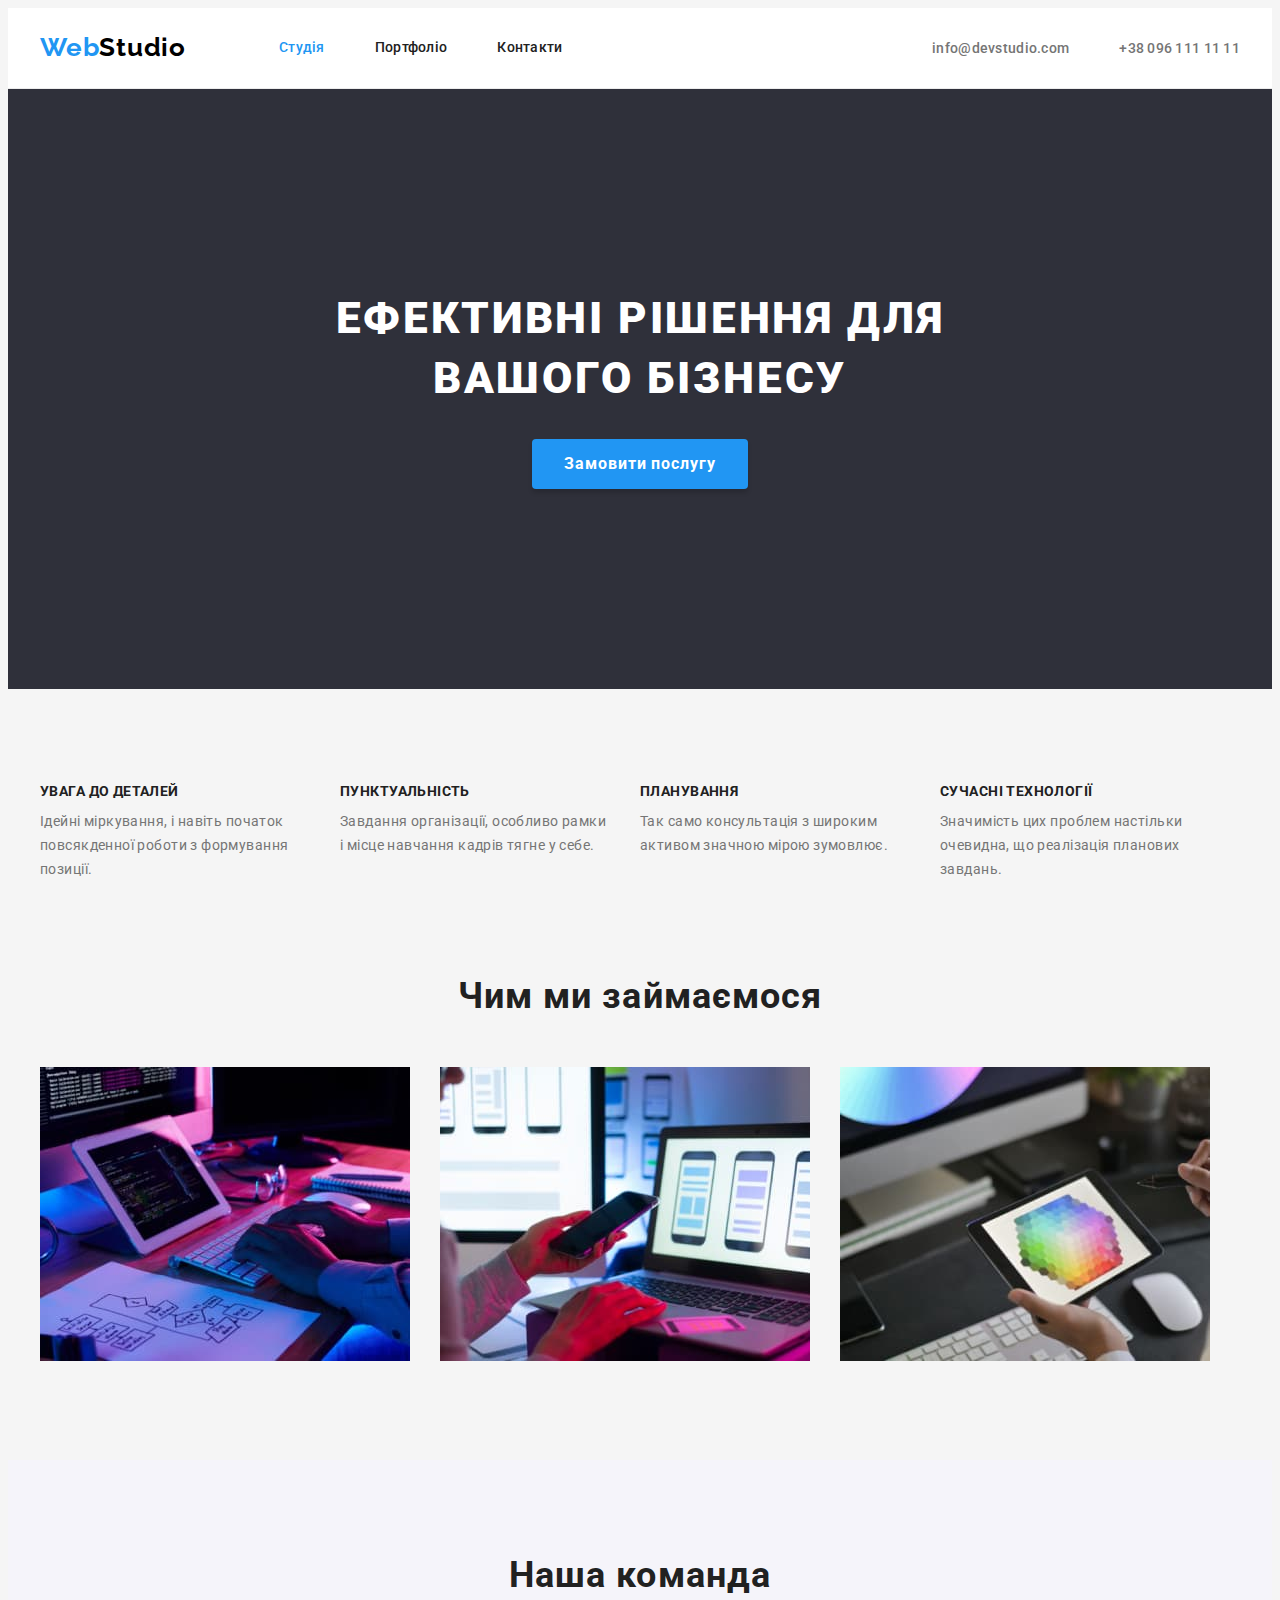
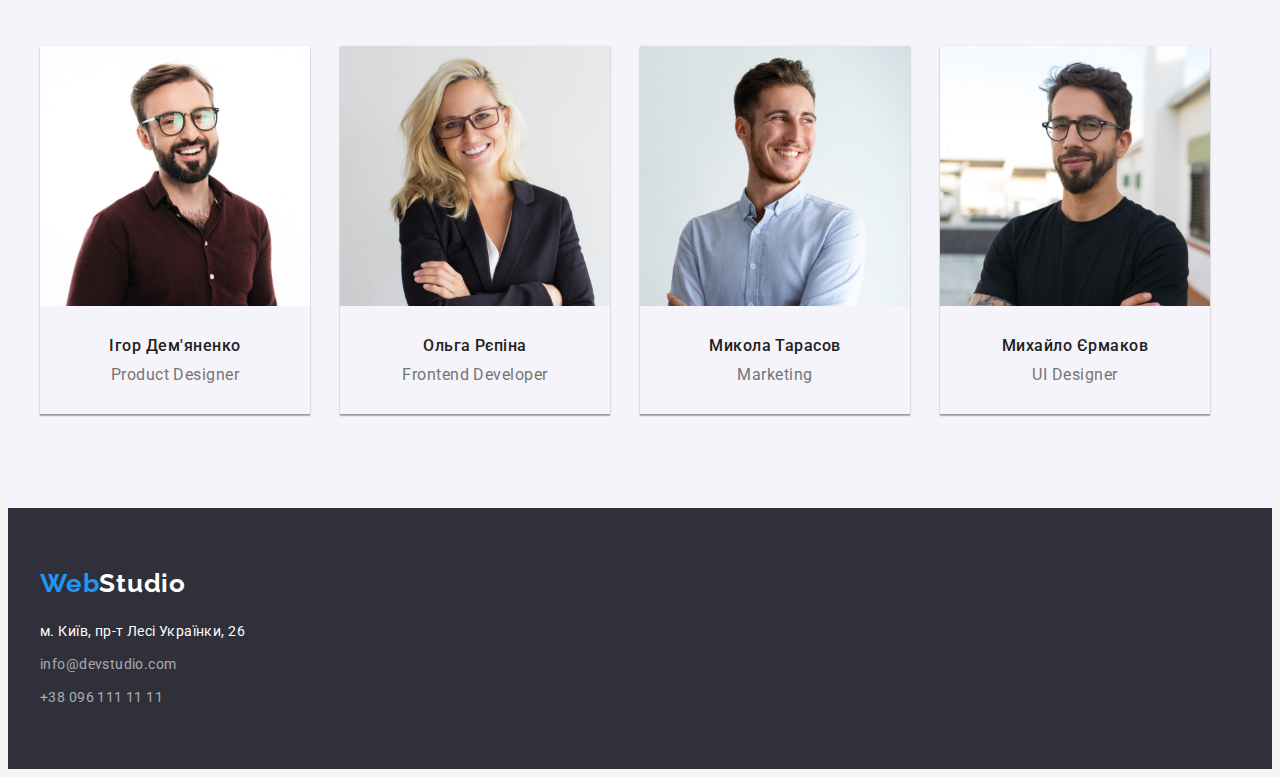
<file: index.html>
<!DOCTYPE html>
<html lang="uk">
  <head>
    <meta charset="UTF-8" />
    <meta http-equiv="X-UA-Compatible" content="IE=edge" />
    <meta name="viewport" content="width=device-width, initial-scale=1.0" />
    <title>WebStudio</title>
    <link rel="preconnect" href="https://fonts.googleapis.com" />
    <link rel="preconnect" href="https://fonts.gstatic.com" crossorigin />
    <link
      href="https://fonts.googleapis.com/css2?family=Raleway:wght@700&family=Roboto:wght@400;500;700;900&display=swap"
      rel="stylesheet"
    />
    <link
      rel="stylesheet"
      href="https://cdnjs.cloudflare.com/ajax/libs/modern-normalize/1.1.0/modern-normalize.min.css"
      integrity="sha512-wpPYUAdjBVSE4KJnH1VR1HeZfpl1ub8YT/NKx4PuQ5NmX2tKuGu6U/JRp5y+Y8XG2tV+wKQpNHVUX03MfMFn9Q=="
      crossorigin="anonymous"
      referrerpolicy="no-referrer"
    />
    <link rel="stylesheet" href="./css/styles.css" />
  </head>
  <body>
    <!--Верхня лінія-->
    <header class="header-nav">
      <div class="container header-container">
        <nav class="header-navigation">
          <a href="" class="logo" lang="en"
            >Web<span class="logo-header">Studio</span></a
          >
          <ul class="site-nav">
            <li><a href="./index.html" class="link current">Студія</a></li>
            <li><a href="./portfolio.html" class="link">Портфоліо</a></li>
            <li><a href="" class="link">Контакти</a></li>
          </ul>
        </nav>
        <ul class="contacts">
          <li>
            <a href="mailto:info@devstudio.com" class="contacts-link"
              >info@devstudio.com</a
            >
          </li>
          <li>
            <a href="tel:+380961111111" class="contacts-link"
              >+38 096 111 11 11</a
            >
          </li>
        </ul>
      </div>
    </header>

    <main>
      <!--Шапка-->
      <section class="hero">
        <div class="container">
          <h1 class="hero-title">ЕФЕКТИВНІ РІШЕННЯ ДЛЯ ВАШОГО БІЗНЕСУ</h1>
          <button type="button" class="hero-button">Замовити послугу</button>
        </div>
      </section>

      <!--<h2>Особливості</h2>-->
      <section class="features">
        <div class="container">
          <ul class="features-list">
            <li class="features-item">
              <h3 class="features-title">УВАГА ДО ДЕТАЛЕЙ</h3>
              <p>
                Ідейні міркування, і навіть початок повсякденної роботи з
                формування позиції.
              </p>
            </li>
            <li class="features-item">
              <h3 class="features-title">ПУНКТУАЛЬНІСТЬ</h3>
              <p>
                Завдання організації, особливо рамки і місце навчання кадрів
                тягне у себе.
              </p>
            </li>
            <li class="features-item">
              <h3 class="features-title">ПЛАНУВАННЯ</h3>
              <p>
                Так само консультація з широким активом значною мірою зумовлює.
              </p>
            </li>
            <li class="features-item">
              <h3 class="features-title">СУЧАСНІ ТЕХНОЛОГІЇ</h3>
              <p>
                Значимість цих проблем настільки очевидна, що реалізація
                планових завдань.
              </p>
            </li>
          </ul>
        </div>
      </section>

      <!--Чим ми займаємося-->
      <section class="specialty">
        <div class="container">
          <h2 class="specialty-heading heading">Чим ми займаємося</h2>
          <ul class="specialty-list">
            <li>
              <img src="./images/box1.jpg" alt="веб-розробка" width="370" />
            </li>
            <li>
              <img
                src="./images/box2.jpg"
                alt="розробка додатків"
                width="370"
              />
            </li>
            <li>
              <img src="./images/box3.jpg" alt="веб-дизайн" width="370" />
            </li>
          </ul>
        </div>
      </section>

      <!--Наша команда-->
      <section class="section-user">
        <div class="container">
          <h2 class="user-heading heading">Наша команда</h2>
          <ul class="user-list">
            <li class="user-item">
              <img class="user-image" src="./images/igor.jpg" alt="Ігор Дем'яненко" width="270" />
              <div class="user-block">
                <h3 class="user-title">Ігор Дем'яненко</h3>
                <p>Product Designer</p>
              </div>
            </li>
            <li class="user-item">
              <img class="user-image" src="./images/olga.jpg" alt="Ольга Рєпіна" width="270" />
              <div class="user-block">
                <h3 class="user-title">Ольга Рєпіна</h3>
                <p>Frontend Developer</p>
              </div>
            </li>
            <li class="user-item">
              <img class="user-image"
                src="./images/nicholas.jpg"
                alt="Микола Тарасов"
                width="270"
              />
              <div class="user-block">
                <h3 class="user-title">Микола Тарасов</h3>
                <p>Marketing</p>
              </div>
            </li>
            <li class="user-item">
              <img class="user-image"
                src="./images/mykhailo.jpg"
                alt="Михайло Єрмаков"
                width="270"
              />
              <div class="user-block">
                <h3 class="user-title">Михайло Єрмаков</h3>
                <p>UI Designer</p>
              </div>
            </li>
          </ul>
        </div>
      </section>
    </main>

    <!--Підвал-->
    <footer class="footer-nav">
      <div class="container">
        <a href="" class="logo footer" lang="en"
          >Web<span class="foorer-logo">Studio</span></a
        >
        <address class="footer-address">
          <a href="" class="addres location">м. Київ, пр-т Лесі Українки, 26</a><br />
          <a href="mailto:info@devstudio.com" class="nav-link email"
            >info@devstudio.com</a
          ><br />
          <a href="tel:+380961111111" class="nav-link tel">+38 096 111 11 11</a>
        </address>
      </div>
    </footer>
  </body>
</html>
</file>
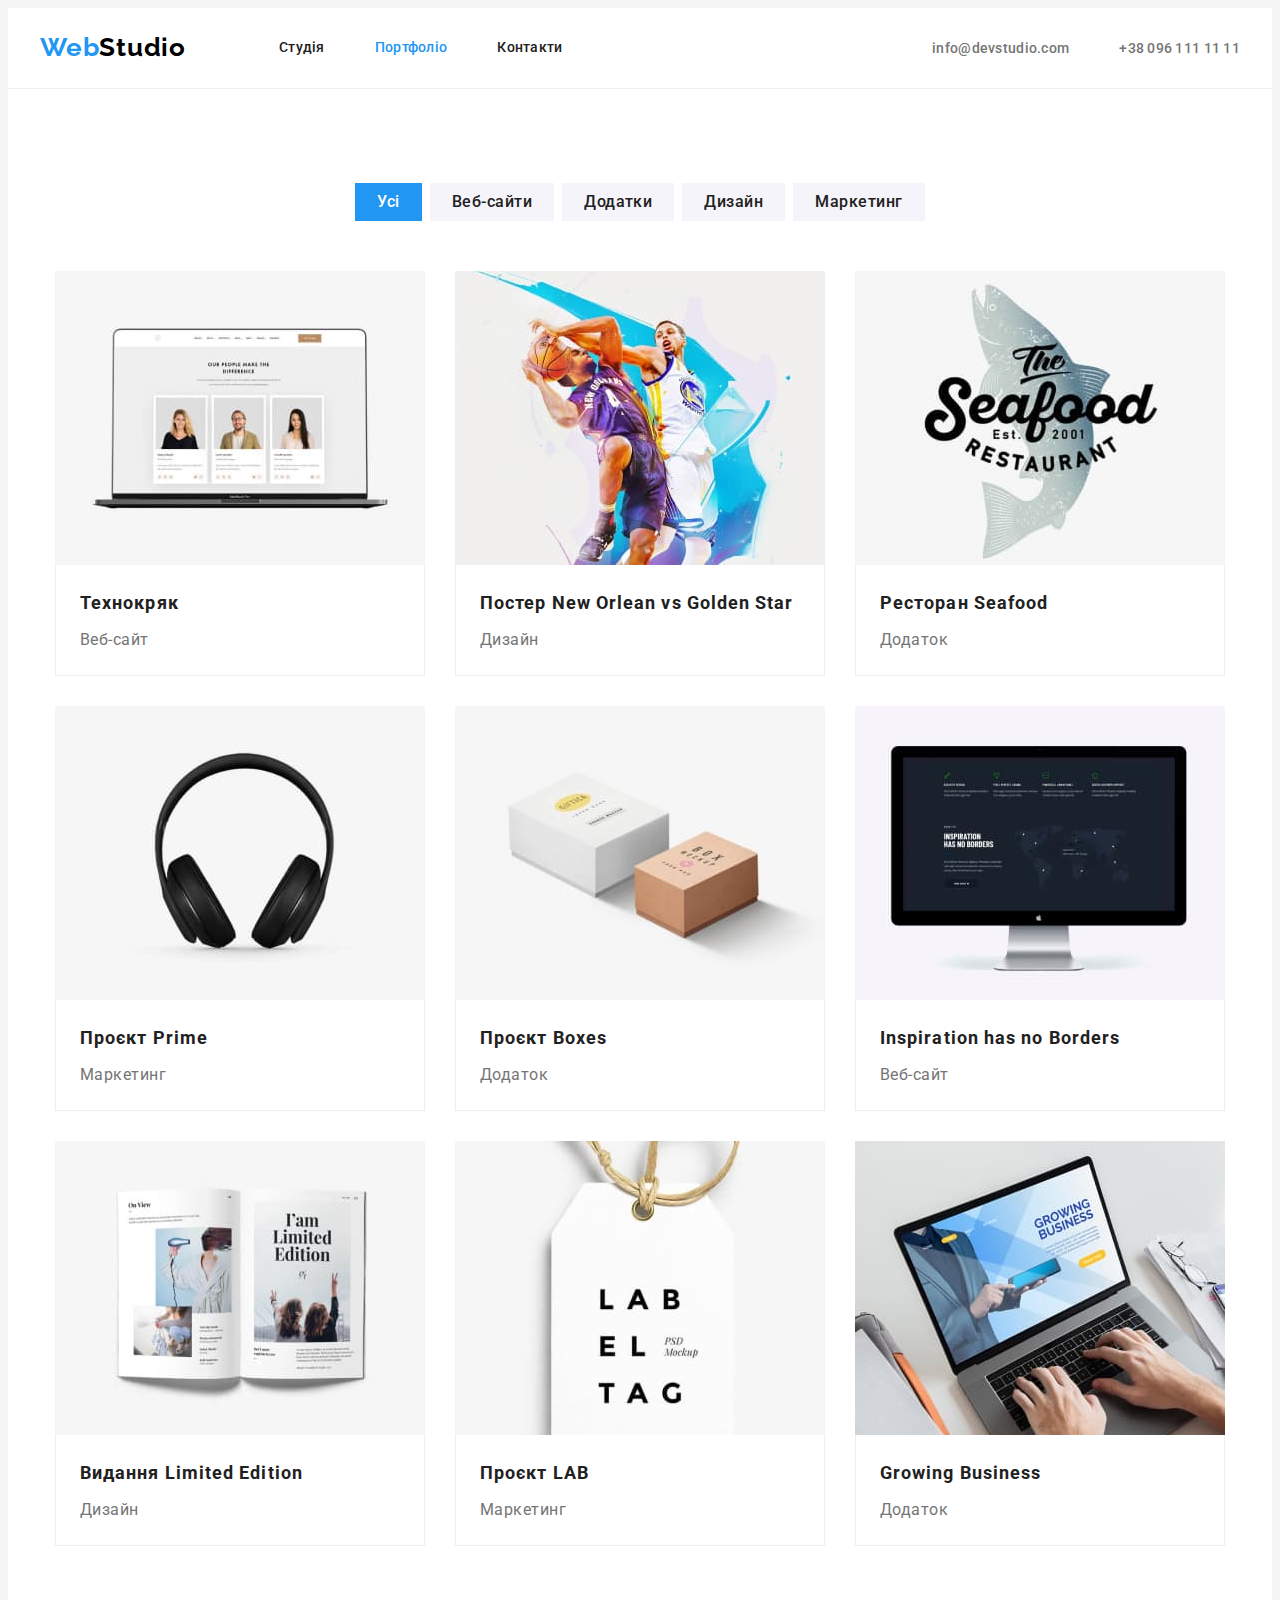
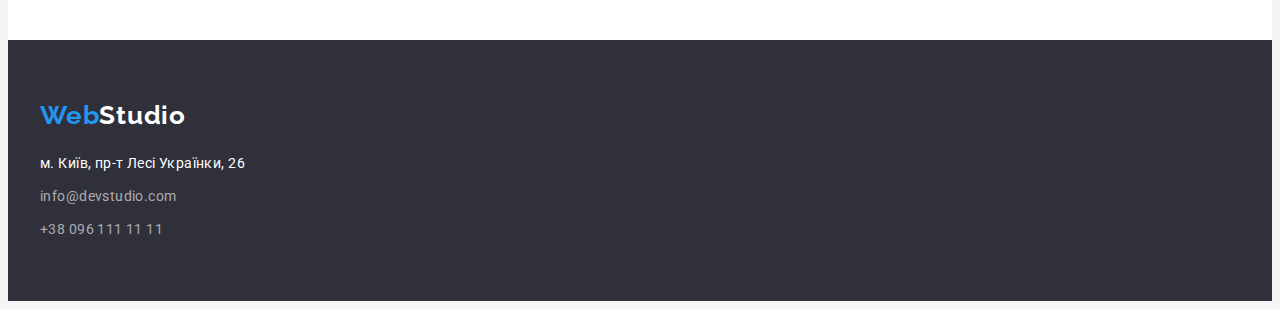
<file: portfolio.html>
<!DOCTYPE html>
<html lang="uk">
  <head>
    <meta charset="UTF-8" />
    <meta http-equiv="X-UA-Compatible" content="IE=edge" />
    <meta name="viewport" content="width=device-width, initial-scale=1.0" />
    <title>Портфоліо</title>
    <link rel="preconnect" href="https://fonts.googleapis.com" />
    <link rel="preconnect" href="https://fonts.gstatic.com" crossorigin />
    <link
      href="https://fonts.googleapis.com/css2?family=Raleway:wght@700&family=Roboto:wght@400;500;700;900&display=swap"
      rel="stylesheet"
    />
    <link
      rel="stylesheet"
      href="https://cdnjs.cloudflare.com/ajax/libs/modern-normalize/1.1.0/modern-normalize.min.css"
      integrity="sha512-wpPYUAdjBVSE4KJnH1VR1HeZfpl1ub8YT/NKx4PuQ5NmX2tKuGu6U/JRp5y+Y8XG2tV+wKQpNHVUX03MfMFn9Q=="
      crossorigin="anonymous"
      referrerpolicy="no-referrer"
    />
    <link rel="stylesheet" href="./css/styles.css" />
  </head>
  <body>
    <!--Верхня лінія-->
    <header class="header-nav">
      <div class="container header-container">
        <nav class="header-navigation">
          <a href="" class="logo" lang="en"
            >Web<span class="logo-header">Studio</span></a
          >
          <ul class="site-nav">
            <li><a href="./index.html" class="link">Студія</a></li>
            <li>
              <a href="./portfolio.html" class="link current">Портфоліо</a>
            </li>
            <li><a href="" class="link">Контакти</a></li>
          </ul>
        </nav>
        <ul class="contacts">
          <li>
            <a href="mailto:info@devstudio.com" class="contacts-link"
              >info@devstudio.com</a
            >
          </li>
          <li>
            <a href="tel:+380961111111" class="contacts-link"
              >+38 096 111 11 11</a
            >
          </li>
        </ul>
      </div>
    </header>

    <main>
      <!--<h1>Фільтри</h1>-->
      <section class="filter-button">
        <div class="container">
          <ul class="buttons">
            <li>
              <button type="button" class="button-filters current">Усі</button>
            </li>
            <li>
              <button type="button" class="button-filters">Веб-сайти</button>
            </li>
            <li>
              <button type="button" class="button-filters">Додатки</button>
            </li>
            <li>
              <button type="button" class="button-filters">Дизайн</button>
            </li>
            <li>
              <button type="button" class="button-filters">Маркетинг</button>
            </li>
          </ul>

          <ul class="filter">
            <li class="filter-list">
              <img
                class="filter-image"
                src="./images/technoquack.jpg"
                alt="Технокряк"
                width="370"
              />
              <div class="filter-block">
                <h2 class="section-title">Технокряк</h2>
                <p class="filter-text">Веб-сайт</p>
              </div>
            </li>
            <li class="filter-list">
              <img
                class="filter-image"
                src="./images/poster.jpg"
                alt="Постер New Orlean vs Golden Star"
                width="370"
              />
              <div class="filter-block">
                <h2 class="section-title">Постер New Orlean vs Golden Star</h2>
                <p class="filter-text">Дизайн</p>
              </div>
            </li>
            <li class="filter-list">
              <img
                class="filter-image"
                src="./images/restaurant.jpg"
                alt="Ресторан Seafood"
                width="370"
              />
              <div class="filter-block">
                <h2 class="section-title">Ресторан Seafood</h2>
                <p class="filter-text">Додаток</p>
              </div>
            </li>
            <li class="filter-list">
              <img
                class="filter-image"
                src="./images/prime.jpg"
                alt="Проєкт Prime"
                width="370"
              />
              <div class="filter-block">
                <h2 class="section-title">Проєкт Prime</h2>
                <p class="filter-text">Маркетинг</p>
              </div>
            </li>
            <li class="filter-list">
              <img
                class="filter-image"
                src="./images/boxes.jpg"
                alt="Проєкт Boxes"
                width="370"
              />
              <div class="filter-block">
                <h2 class="section-title">Проєкт Boxes</h2>
                <p class="filter-text">Додаток</p>
              </div>
            </li>
            <li class="filter-list">
              <img
                class="filter-image"
                src="./images/inspiration.jpg"
                alt="Inspiration has no Borders"
                width="370"
              />
              <div class="filter-block">
                <h2 class="section-title">Inspiration has no Borders</h2>
                <p class="filter-text">Веб-сайт</p>
              </div>
            </li>
            <li class="filter-list">
              <img
                class="filter-image"
                src="./images/publishing-house.jpg"
                alt="Видання Limited Edition"
                width="370"
              />
              <div class="filter-block">
                <h2 class="section-title">Видання Limited Edition</h2>
                <p class="filter-text">Дизайн</p>
              </div>
            </li>
            <li class="filter-list">
              <img
                class="filter-image"
                src="./images/lab.jpg"
                alt="Проєкт LAB"
                width="370"
              />
              <div class="filter-block">
                <h2 class="section-title">Проєкт LAB</h2>
                <p class="filter-text">Маркетинг</p>
              </div>
            </li>
            <li class="filter-list">
              <img
                class="filter-image"
                src="./images/growing-business.jpg"
                alt="Growing Business"
                width="370"
              />
              <div class="filter-block">
                <h2 class="section-title">Growing Business</h2>
                <p class="filter-text text">Додаток</p>
              </div>
            </li>
          </ul>
        </div>
      </section>
    </main>

    <!--Підвал-->
    <footer class="footer-nav">
      <div class="container">
        <a href="" class="logo footer" lang="en"
          >Web<span class="foorer-logo">Studio</span></a
        >
        <address class="footer-address">
          <a href="" class="addres location">м. Київ, пр-т Лесі Українки, 26</a><br />
          <a href="mailto:info@devstudio.com" class="nav-link email"
            >info@devstudio.com</a
          ><br />
          <a href="tel:+380961111111" class="nav-link tel">+38 096 111 11 11</a>
        </address>
      </div>
    </footer>
  </body>
</html>
</file>
<file: css/styles.css>
/*основний колір тексту #212121; */
/*колір тексту заголовка #757575; */
/*акцент #2196F3; */
/* колір h1, лого в футері та адреси #FFFFFF; */
/*колір телефону та ел.адреси в футері rgba(255, 255, 255, 0.6);*/
/*логотип #000000;*/
/*колір основного фону #F5F5F5;*/
/*вторинний колір фону #F5F4FA;*/
/*колір шапки та футера #2F303A;*/
/*font-family: 'Raleway', sans-serif;
font-family: 'Roboto', sans-serif;*/

:root {
  --primary-text-color: #212121;
  --title-text-color: #757575;
  --accent-color: #2196f3;
  --subject-color: #ffffff;
  --footer-link-color: rgba(255, 255, 255, 0.6);
  --logo-color: #000000;
  --primary-bg-color: #f5f5f5;
  --secondary-bg-color: #f5f4fa;
  --nav-bg-color: #2f303a;
}

h1,
h2,
h3,
h4,
h5,
h6,
p {
  margin: 0;
}

ul {
  list-style: none;
  margin: 0;
  padding: 0;
}

body {
  font-family: "Roboto", sans-serif;
  background-color: var(--primary-bg-color);
  color: var(--title-text-color);
}

.site-nav,
.contacts,
.features-list,
.specialty-list,
.user-list,
.buttons,
.filter {
  list-style: none;
}


/*---------------------------Верхня лінія------------------------------*/
.header-container {
  display: flex;
  align-items: center;
}

.header-navigation {
  margin-right: auto;
  display: flex;
  align-items: center;
}

.header-nav {
  padding-top: 24px;
  padding-bottom: 25px;
  background-color: var(--subject-color);
  border-bottom: 1px solid #ECECEC;
}

.header-nav a {
  text-decoration: none;
  list-style: none;
}

.logo {
  font-family: "Raleway", sans-serif;
  font-weight: 700;
  font-size: 26px;
  line-height: 1.1923;
  letter-spacing: 0.03em;
  color: var(--accent-color);
}

.logo-header {
  color: var(--logo-color);
}

.site-nav .link,
.buttons .button {
  color: var(--primary-text-color);
}

.site-nav {
  font-weight: 500;
  font-size: 14px;
  line-height: 1.1429;
  letter-spacing: 0.02em;
  display: flex;
  gap: 50px;  
  margin-left: 93px;
}

.site-nav .link.current {
  color: var(--accent-color);
}

.site-nav,
.link:hover,
.link:focus {
  color: var(--accent-color);
}

.contacts {
  display: flex;
  align-items: center;
}

.contacts .contacts-link {
  font-weight: 500;
  font-size: 14px;
  line-height: 1.1429;
  letter-spacing: 0.02em;
  color: var(--title-text-color);
  margin-left: 50px;
}

.contacts-link:hover,
.contacts-link:focus {
  color: var(--accent-color);
}

.container {
  width: 1200px;
  padding-left: 15px;
  padding-right: 15px;
  margin: 0 auto;
  /*outline: 2px solid red;*/
}

/*---------------------------------Шапка------------------------------*/
.hero {
  padding-top: 200px;
  padding-bottom: 200px;
  background-color: var(--nav-bg-color);
}

.hero-title {
  width: 696px;
  margin: 0 auto; 
  font-weight: 900;
  font-size: 44px;
  line-height: 1.3636;
  letter-spacing: 0.06em;
  text-align: center;
  color: var(--subject-color);
  margin-bottom: 30px;
}

.hero-button {
  min-width: 216px;
  height: 50px;
  display: block;
  margin: 0 auto;
  font-family: inherit;
  font-weight: 700;
  font-size: 16px;
  line-height: 1.875;
  letter-spacing: 0.06em;
  color: var(--subject-color);
  background-color: var(--accent-color);
  border: none;
  cursor: pointer;
  box-shadow: 0px 4px 4px rgba(0, 0, 0, 0.15);
  border-radius: 4px;
}

.hero-button:hover,
.hero-button:focus {
  color: var(--primary-text-color);
  background-color: var(--secondary-bg-color);
}

/*------------------------------Особливості--------------------------*/
/*.section-features {
  background-color: var(--primary-bg-color);
}*/
.features {
  padding-top: 94px;
  padding-bottom: 94px;
}

.features .features-title {
  color: var(--primary-text-color);
}

.features-item {
  width: 270px;
}

.features-title {
  margin-bottom: 10px;
  font-size: 14px;
  line-height: 1.1429;
  letter-spacing: 0.03em;
}

.features-list {
  display: flex;
  gap: 30px;
}

.features-list p {
  font-size: 14px;
  line-height: 1.7143;
  letter-spacing: 0.03em;
  display: flex;
  gap: 30px;
}

/*--------------------------------Чим ми займаємося------------------*/
.specialty {
  padding-bottom: 95px;
}

.heading {
  text-align: center;
  font-size: 36px;
  line-height: 1.1667;
  letter-spacing: 0.03em;
}
.specialty .heading {
  margin-bottom: 50px;
  color: var(--primary-text-color);
}

.specialty-list {
  margin-right: auto;
  display: flex;
  align-items: center;
  gap: 30px;
}


/*-----------------------------------Наша команда------------------*/
.section-user {
  padding-top: 94px;
  padding-bottom: 94px;
  background-color: var(--secondary-bg-color);
}

.section-user .heading {
  margin-bottom: 50px;
  color: var(--primary-text-color);
}

.user-list {
  margin-right: auto;
  display: flex;
  align-items: center;
  gap: 30px;
}

.user-item {
  box-shadow: 0px 1px 3px rgba(0, 0, 0, 0.12), 0px 1px 1px rgba(0, 0, 0, 0.14), 0px 2px 1px rgba(0, 0, 0, 0.2);
}

.user-block {
  padding-top: 30px;
  padding-bottom: 30px;
  flex-wrap: wrap;
  text-align: center;
}

.user-image {
  display: block;
}

.user-title {
  margin-bottom: 10px;
  font-weight: 500;
  font-size: 16px;
  line-height: 1.1875;
  letter-spacing: 0.03em;
  color: var(--primary-text-color);
}
.user-list p {
  /*margin-bottom: 30px;*/
  font-size: 16px;
  line-height: 1.1875;
  letter-spacing: 0.03em;
}




/*---------------------------------Футер--------------------------------*/
.footer-nav {
  padding-top: 60px;
  padding-bottom: 60px;
  background-color: var(--nav-bg-color);
}

.logo .footer,
.footer {
  display: block;
  margin-bottom: 20px;
  }

.footer-nav a {
  text-decoration: none;
}

.foorer-logo,
.addres {
  color: var(--subject-color);
}

.nav-link,
.nav-tel {  
  color: var(--footer-link-color);  
}

.location,
.email {  
  display: inline-block;
  margin-bottom: 9px;
}

.addres,
.nav-link {
  font-size: 14px;
  line-height: 1.7143;
  letter-spacing: 0.03em;
  font-style: normal;
}

.addres:hover,
.addres:focus {
  color: var(--accent-color);
}

.nav-link:hover,
.nav-link:focus {
  color: var(--accent-color);
}



/*--------------------------------Портфоліо------------------------------*/
.filter-button {
  padding-top: 94px;
  padding-bottom: 94px;
  background-color: #ffffff;
}

.buttons {
  display: flex;
  justify-content: center;
  gap: 8px;
  margin-bottom: 50px;
}

.button-filters {
  align-items: center;
  padding: 6px 22px;
  font-family: inherit;
  font-weight: 500;
  font-size: 16px;
  line-height: 1.625;
  letter-spacing: 0.03em;
  color: var(--primary-text-color);
  background-color: var(--secondary-bg-color);
  border: none;
  cursor: pointer;
}

.button-filters:hover,
.button-filters:focus {
  color: var(--subject-color);
  background-color: var(--accent-color);
}

.button-filters.current {
  color: var(--subject-color);
  background-color: var(--accent-color);
}

.filter {
  display: flex;
  flex-wrap: wrap;
  justify-content: center;
  gap: 30px;
}

.filter .filter-list {
  background-color: var(--subject-color);
}

.filter-list {
  display: block;
}

.filter-image {
  display: block;
}

.filter-block {
  border: 1px solid #EEEEEE;
  border-top: transparent;
  padding: 20px 24px;
}

.section-title {
  margin-bottom: 4px;
  font-size: 18px;
  line-height: 2;
  letter-spacing: 0.06em;
  color: var(--primary-text-color);
}

.filter-text {
  font-size: 16px;
  line-height: 1.875;
  letter-spacing: 0.03em;
}
</file>
